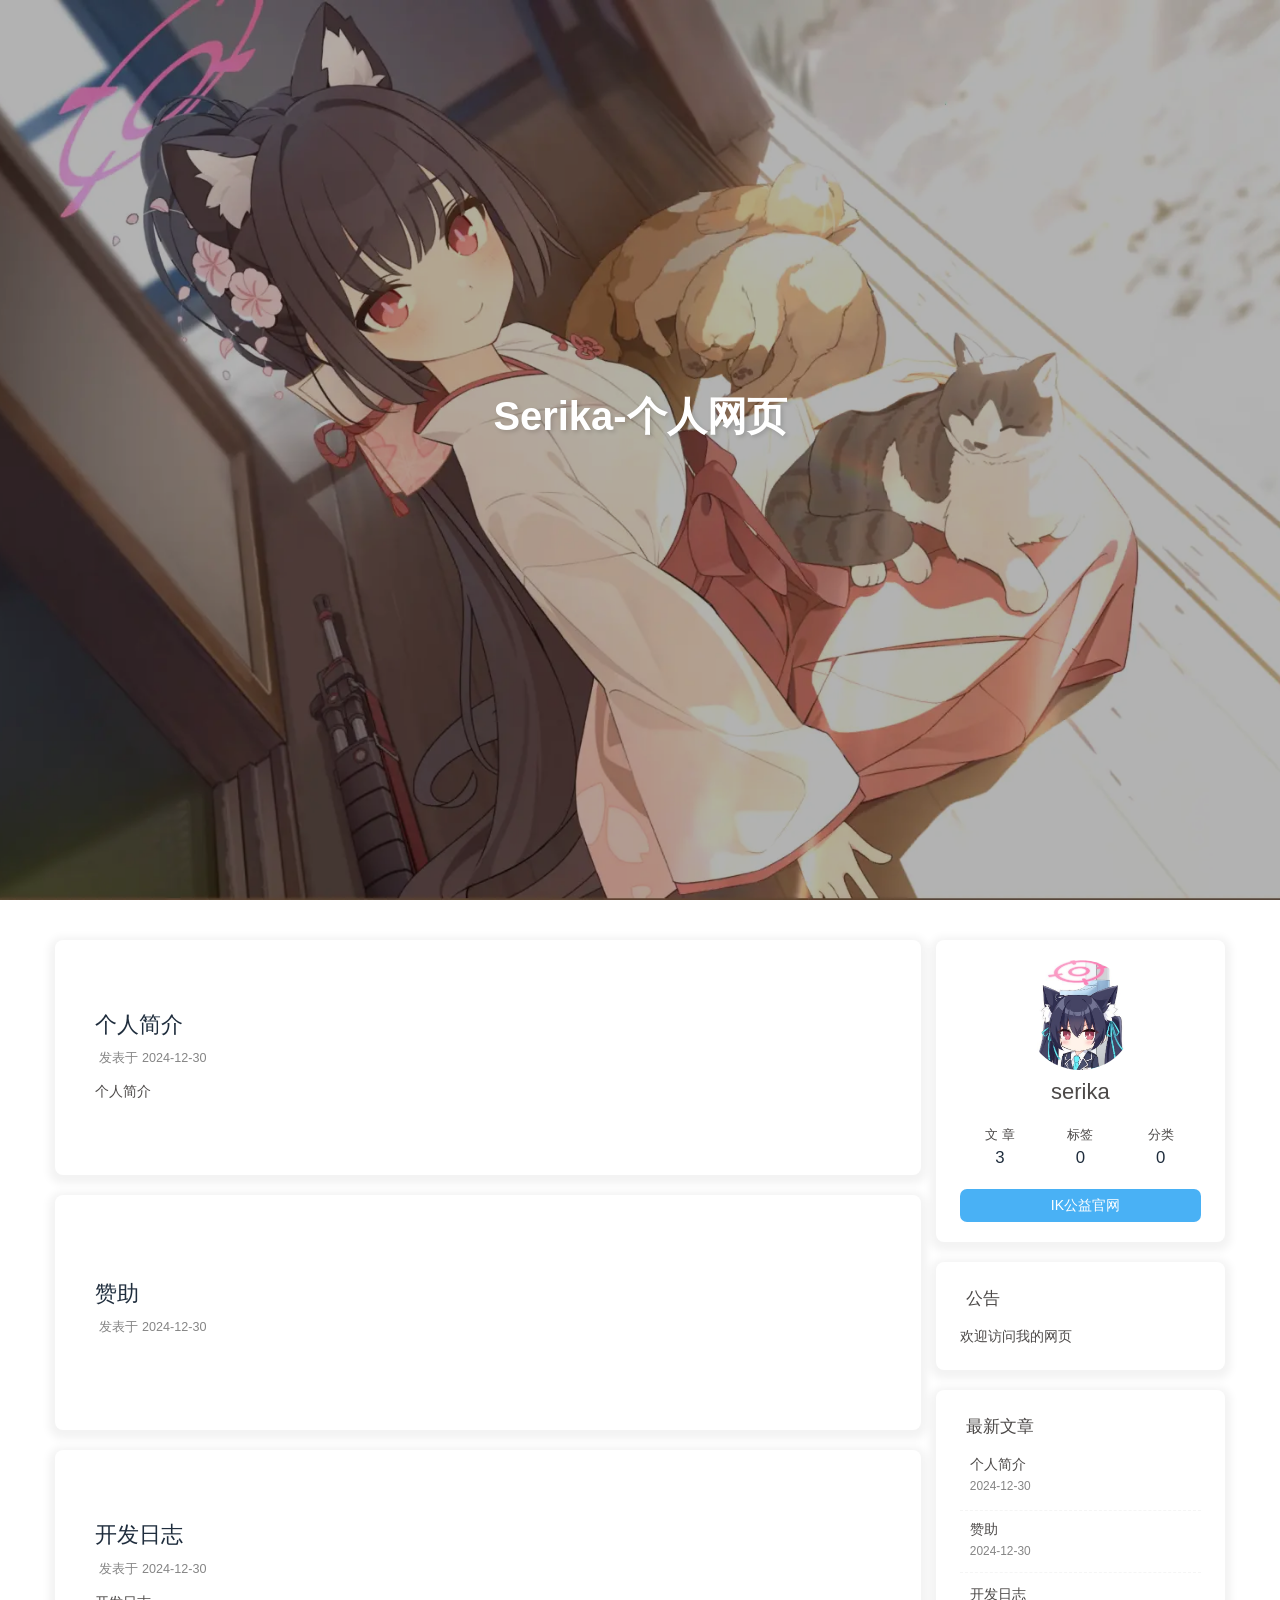
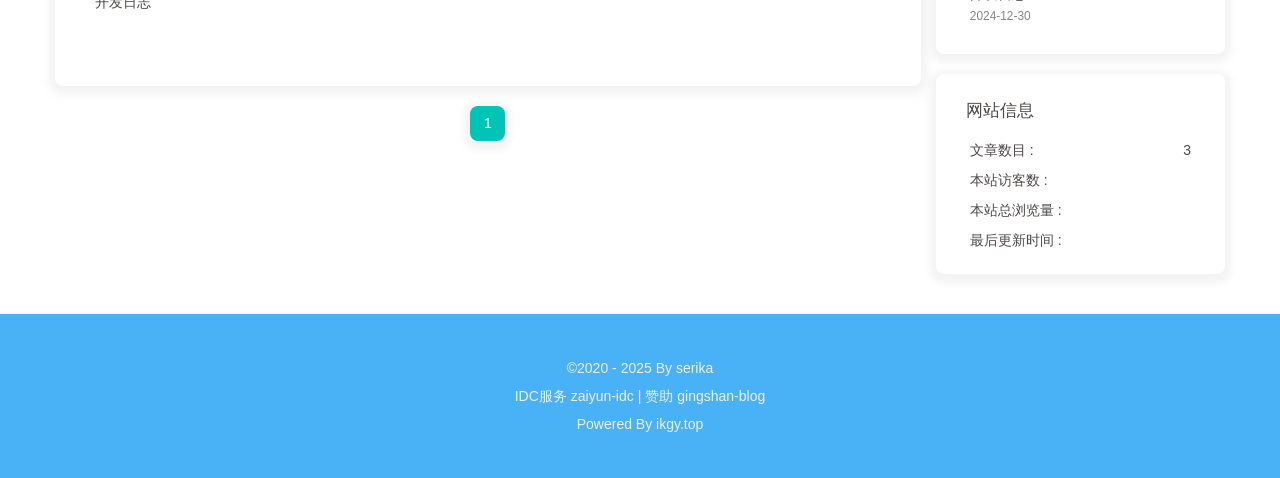
<file: index.html>
<!DOCTYPE html><html lang="zh-CN" data-theme="light"><head><meta charset="UTF-8"><meta http-equiv="X-UA-Compatible" content="IE=edge"><meta name="viewport" content="width=device-width, initial-scale=1.0,viewport-fit=cover"><title>Serika-个人网页 - 站长博客</title><meta name="author" content="serika"><meta name="copyright" content="serika"><meta name="format-detection" content="telephone=no"><meta name="theme-color" content="#ffffff"><meta property="og:type" content="website">
<meta property="og:title" content="Serika-个人网页">
<meta property="og:url" content="https://blog.ikgy.top/index.html">
<meta property="og:site_name" content="Serika-个人网页">
<meta property="og:locale" content="zh_CN">
<meta property="og:image" content="https://blog.ikgy.top/img/b_7.jpg">
<meta property="article:author" content="serika">
<meta name="twitter:card" content="summary">
<meta name="twitter:image" content="https://blog.ikgy.top/img/b_7.jpg"><link rel="shortcut icon" href="/img/favicon.jpg"><link rel="canonical" href="https://blog.ikgy.top/index.html"><link rel="preconnect"/><link rel="preconnect" href="//busuanzi.ibruce.info"/><link rel="stylesheet" href="/css/index.css"><link rel="stylesheet" href="/"><script>
    (() => {

    const saveToLocal = {
      set: (key, value, ttl) => {
        if (!ttl) return
        const expiry = Date.now() + ttl * 86400000
        localStorage.setItem(key, JSON.stringify({ value, expiry }))
      },
      get: key => {
        const itemStr = localStorage.getItem(key)
        if (!itemStr) return undefined
        const { value, expiry } = JSON.parse(itemStr)
        if (Date.now() > expiry) {
          localStorage.removeItem(key)
          return undefined
        }
        return value
      }
    }

    window.btf = {
      saveToLocal,
      getScript: (url, attr = {}) => new Promise((resolve, reject) => {
        const script = document.createElement('script')
        script.src = url
        script.async = true
        Object.entries(attr).forEach(([key, val]) => script.setAttribute(key, val))
        script.onload = script.onreadystatechange = () => {
          if (!script.readyState || /loaded|complete/.test(script.readyState)) resolve()
        }
        script.onerror = reject
        document.head.appendChild(script)
      }),
      getCSS: (url, id) => new Promise((resolve, reject) => {
        const link = document.createElement('link')
        link.rel = 'stylesheet'
        link.href = url
        if (id) link.id = id
        link.onload = link.onreadystatechange = () => {
          if (!link.readyState || /loaded|complete/.test(link.readyState)) resolve()
        }
        link.onerror = reject
        document.head.appendChild(link)
      }),
      addGlobalFn: (key, fn, name = false, parent = window) => {
        if (!false && key.startsWith('pjax')) return
        const globalFn = parent.globalFn || {}
        globalFn[key] = globalFn[key] || {}
        globalFn[key][name || Object.keys(globalFn[key]).length] = fn
        parent.globalFn = globalFn
      }
    }


      const activateDarkMode = () => {
        document.documentElement.setAttribute('data-theme', 'dark')
        if (document.querySelector('meta[name="theme-color"]') !== null) {
          document.querySelector('meta[name="theme-color"]').setAttribute('content', '#0d0d0d')
        }
      }
      const activateLightMode = () => {
        document.documentElement.setAttribute('data-theme', 'light')
        if (document.querySelector('meta[name="theme-color"]') !== null) {
          document.querySelector('meta[name="theme-color"]').setAttribute('content', '#ffffff')
        }
      }

      btf.activateDarkMode = activateDarkMode
      btf.activateLightMode = activateLightMode

      const theme = saveToLocal.get('theme')

          theme === 'dark' ? activateDarkMode() : theme === 'light' ? activateLightMode() : null


      const asideStatus = saveToLocal.get('aside-status')
      if (asideStatus !== undefined) {
        document.documentElement.classList.toggle('hide-aside', asideStatus === 'hide')
      }


    const detectApple = () => {
      if (/iPad|iPhone|iPod|Macintosh/.test(navigator.userAgent)) {
        document.documentElement.classList.add('apple')
      }
    }
    detectApple()

    })()
  </script><script>const GLOBAL_CONFIG = {
  root: '/',
  algolia: undefined,
  localSearch: undefined,
  translate: undefined,
  highlight: {"plugin":"highlight.js","highlightCopy":true,"highlightLang":true,"highlightHeightLimit":false,"highlightFullpage":false,"highlightMacStyle":false},
  copy: {
    success: '复制成功',
    error: '复制失败',
    noSupport: '浏览器不支持'
  },
  relativeDate: {
    homepage: false,
    post: false
  },
  runtime: '',
  dateSuffix: {
    just: '刚刚',
    min: '分钟前',
    hour: '小时前',
    day: '天前',
    month: '个月前'
  },
  copyright: undefined,
  lightbox: 'null',
  Snackbar: undefined,
  infinitegrid: {
    js: '/',
    buttonText: '加载更多'
  },
  isPhotoFigcaption: false,
  islazyload: false,
  isAnchor: true,
  percent: {
    toc: true,
    rightside: false,
  },
  autoDarkmode: false
}</script><script id="config-diff">var GLOBAL_CONFIG_SITE = {

  isPost: false,
  isHome: true,
  isHighlightShrink: false,
  isToc: false,
  isShuoshuo: false
}</script><meta name="generator" content="Hexo 7.3.0"></head><body><div class="page" id="body-wrap"><header class="full_page fixed" id="page-header" style="background-image: url(/img/14.webp);"><nav id="nav"><span id="blog-info"><a class="nav-site-title" href="/"></a></span><div id="menus"></div></nav><div id="site-info"><h1 id="site-title">Serika-个人网页</h1></div><div id="scroll-down"><i class="fas fa-angle-down scroll-down-effects"></i></div></header><main class="layout" id="content-inner"><div class="recent-posts nc" id="recent-posts"><div class="recent-post-items"><div class="recent-post-item"><div class="recent-post-info no-cover"><a class="article-title" href="https://blog.ikgy.top/%e6%96%87%e6%a1%a3/%e4%b8%aa%e4%ba%ba%e7%ae%80%e4%bb%8b/" title="关于我">个人简介</a><div class="article-meta-wrap"><span class="post-meta-date"><i class="far fa-calendar-alt"></i><span class="article-meta-label">发表于</span><time datetime="2024-12-30T10:13:19.000Z" title="发表于 2024-12-30 18:13:19">2024-12-30</time></span></div><div class="content">个人简介</div></div></div><div class="recent-post-item"><div class="recent-post-info no-cover"><a class="article-title" href="https://blog.ikgy.top/%E6%96%87%E6%A1%A3/%E8%B5%9E%E5%8A%A9/" title="赞助">赞助</a><div class="article-meta-wrap"><span class="post-meta-date"><i class="far fa-calendar-alt"></i><span class="article-meta-label">发表于</span><time datetime="2024-12-30T10:13:19.000Z" title="发表于 2024-12-30 18:13:19">2024-12-30</time></span></div><div class="content">        </div></div></div><div class="recent-post-item"><div class="recent-post-info no-cover"><a class="article-title" href="https://blog.ikgy.top/%E6%96%87%E6%A1%A3/%E5%BC%80%E5%8F%91%E6%97%A5%E5%BF%97/" title="开发日志">开发日志</a><div class="article-meta-wrap"><span class="post-meta-date"><i class="far fa-calendar-alt"></i><span class="article-meta-label">发表于</span><time datetime="2024-12-30T10:11:47.000Z" title="发表于 2024-12-30 18:11:47">2024-12-30</time></span></div><div class="content">开发日志</div></div></div></div><nav id="pagination"><div class="pagination"><span class="page-number current">1</span></div></nav></div><div class="aside-content" id="aside-content"><div class="card-widget card-info text-center"><div class="avatar-img"><img src="/img/b_7.jpg" onerror="this.onerror=null;this.src='/img/friend_404.gif'" alt="avatar"/></div><div class="author-info-name">serika</div><div class="author-info-description"></div><div class="site-data"><a href="/archives/"><div class="headline">文 章</div><div class="length-num">3</div></a><a href="/tags/"><div class="headline">标签</div><div class="length-num">0</div></a><a href="/categories/"><div class="headline">分类</div><div class="length-num">0</div></a></div><a id="card-info-btn" target="_blank" rel="noopener" href="https://www.ikgy.top"><i></i><span>IK公益官网</span></a></div><div class="card-widget card-announcement"><div class="item-headline"><i class="fas fa-bullhorn fa-shake"></i><span>公告</span></div><div class="announcement_content">欢迎访问我的网页</div></div><div class="sticky_layout"><div class="card-widget card-recent-post"><div class="item-headline"><i class="fas fa-history"></i><span>最新文章</span></div><div class="aside-list"><div class="aside-list-item no-cover"><div class="content"><a class="title" href="https://blog.ikgy.top/%e6%96%87%e6%a1%a3/%e4%b8%aa%e4%ba%ba%e7%ae%80%e4%bb%8b/" title="个人简介">个人简介</a><time datetime="2024-12-30T10:13:19.000Z" title="发表于 2024-12-30 18:13:19">2024-12-30</time></div></div><div class="aside-list-item no-cover"><div class="content"><a class="title" href="https://blog.ikgy.top/%E6%96%87%E6%A1%A3/%E8%B5%9E%E5%8A%A9/" title="赞助">赞助</a><time datetime="2024-12-30T10:13:19.000Z" title="发表于 2024-12-30 18:13:19">2024-12-30</time></div></div><div class="aside-list-item no-cover"><div class="content"><a class="title" href="https://blog.ikgy.top/%E6%96%87%E6%A1%A3/%E5%BC%80%E5%8F%91%E6%97%A5%E5%BF%97/" title="开发日志">开发日志</a><time datetime="2024-12-30T10:11:47.000Z" title="发表于 2024-12-30 18:11:47">2024-12-30</time></div></div></div></div><div class="card-widget card-webinfo"><div class="item-headline"><i class="fas fa-chart-line"></i><span>网站信息</span></div><div class="webinfo"><div class="webinfo-item"><div class="item-name">文章数目 :</div><div class="item-count">3</div></div><div class="webinfo-item"><div class="item-name">本站访客数 :</div><div class="item-count" id="busuanzi_value_site_uv"><i class="fa-solid fa-spinner fa-spin"></i></div></div><div class="webinfo-item"><div class="item-name">本站总浏览量 :</div><div class="item-count" id="busuanzi_value_site_pv"><i class="fa-solid fa-spinner fa-spin"></i></div></div><div class="webinfo-item"><div class="item-name">最后更新时间 :</div><div class="item-count" id="last-push-date" data-lastPushDate="2025-02-23T13:30:15.413Z"><i class="fa-solid fa-spinner fa-spin"></i></div></div></div></div></div></div></main><footer id="footer"><div id="footer-wrap"><div class="copyright">&copy;2020 - 2025 By serika</div><div class="framework-info"><span>IDC服务 </span><a target="_blank" rel="noopener" href="https://cloud.zaiccc.com">zaiyun-idc</a><span class="footer-separator">|</span><span>赞助 </span><a target="_blank" rel="noopener" href="https://gingshan.eu.org">gingshan-blog</a></div><span>Powered By </span><a target="_blank" rel="noopener" href="https://www.ikgy.top">ikgy.top</a></div></footer></div><div id="rightside"><div id="rightside-config-hide"><button id="darkmode" type="button" title="日间和夜间模式切换"><i class="fas fa-adjust"></i></button><button id="hide-aside-btn" type="button" title="单栏和双栏切换"><i class="fas fa-arrows-alt-h"></i></button></div><div id="rightside-config-show"><button id="rightside-config" type="button" title="设置"><i class="fas fa-cog fa-spin"></i></button><button id="go-up" type="button" title="回到顶部"><span class="scroll-percent"></span><i class="fas fa-arrow-up"></i></button></div></div><div><script src="/"></script><script src="/"></script><div class="js-pjax"></div><script async data-pjax src="//busuanzi.ibruce.info/busuanzi/2.3/busuanzi.pure.mini.js"></script></div></body></html>
</file>
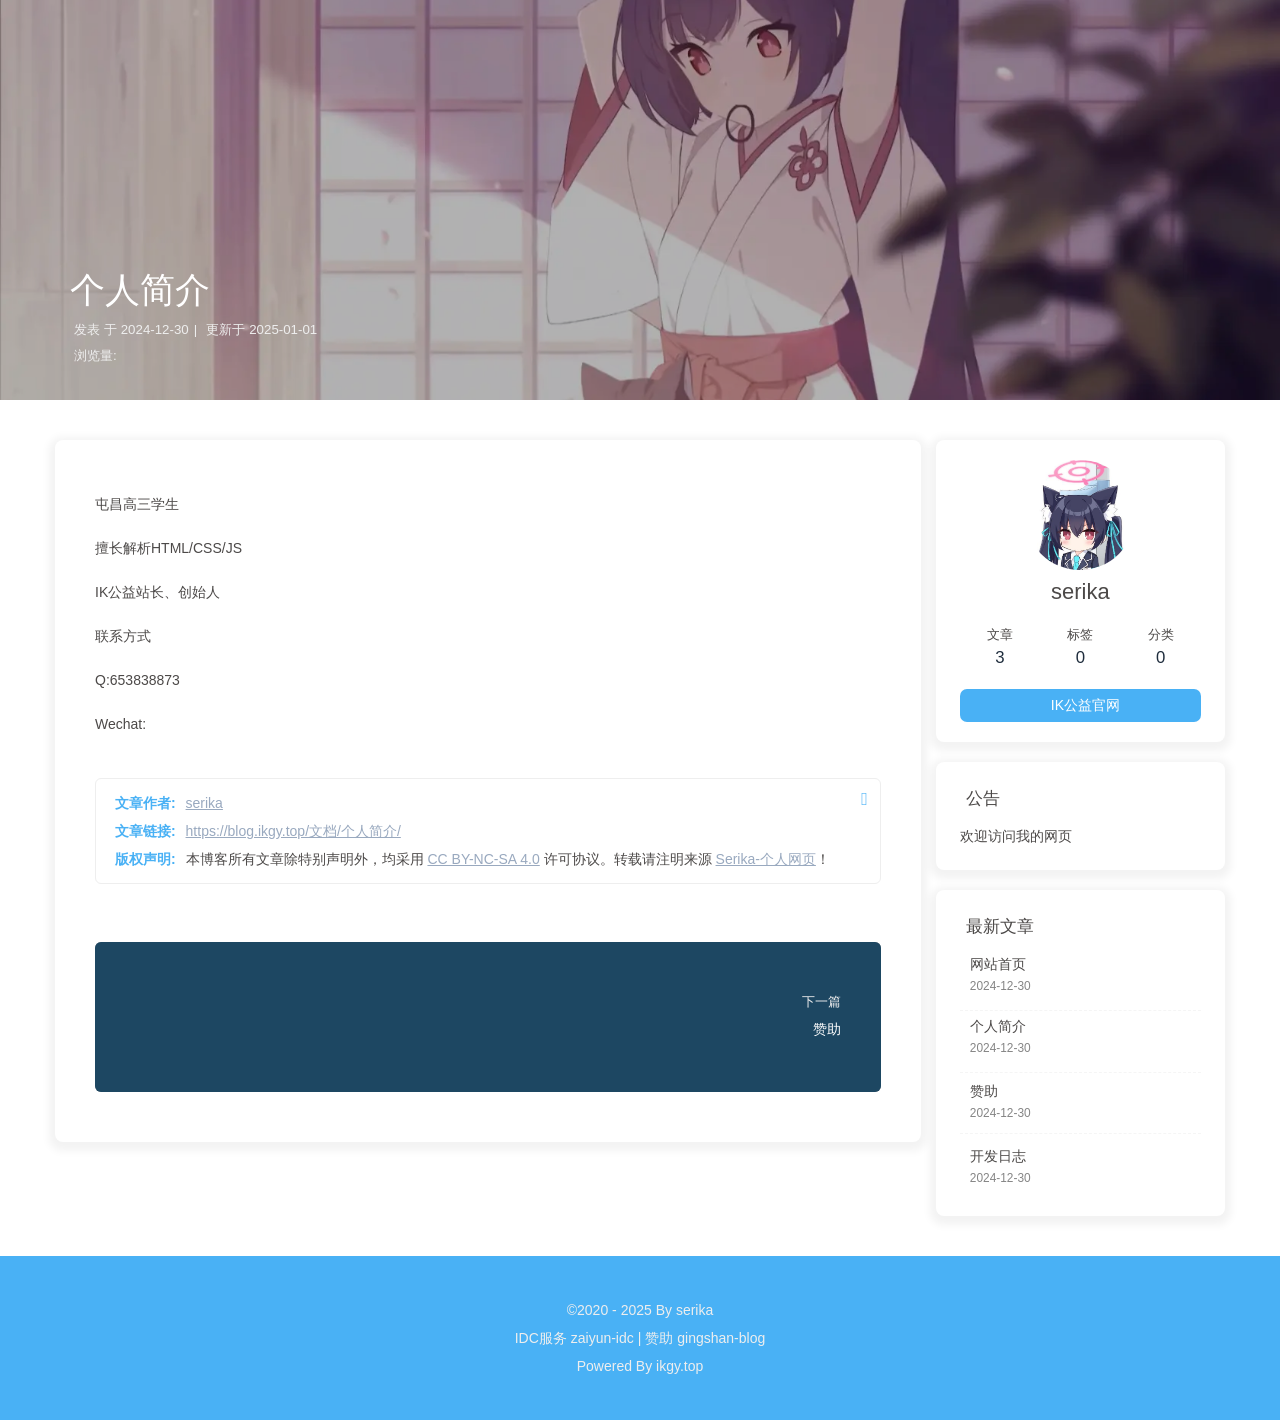
<file: 文档/个人简介/index.html>
<!DOCTYPE html><html lang="zh-CN" data-theme="light"><head><meta charset="UTF-8"><meta http-equiv="X-UA-Compatible" content="IE=edge"><meta name="viewport" content="width=device-width, initial-scale=1.0,viewport-fit=cover"><title>个人简介 | Serika-个人网页</title><meta name="author" content="serika"><meta name="copyright" content="serika"><meta name="format-detection" content="telephone=no"><meta name="theme-color" content="#ffffff"><meta name="description" content="屯昌高三学生 擅长解析HTML&#x2F;CSS&#x2F;JS IK公益站长、创始人 联 系方式 Q:653838873 Wechat:">
<meta property="og:type" content="article">
<meta property="og:title" content="个人简介">
<meta property="og:url" content="https://blog.ikgy.top/%e6%96%87%e6%a1%a3/%e4%b8%aa%e4%ba%ba%e7%ae%80%e4%bb%8b//index.html">
<meta property="og:site_name" content="Serika-个人网页">
<meta property="og:description" content="屯昌高三学生 擅长解析HTML&#x2F;CSS&#x2F;JS IK公益站长、创始人 联系方式 Q:653838873 Wechat:">
<meta property="og:locale" content="zh_CN">
<meta property="og:image" content="https://blog.ikgy.top/img/b_7.jpg">
<meta property="article:published_time" content="2024-12-30T10:13:19.000Z">
<meta property="article:modified_time" content="2025-01-01T10:17:07.021Z">
<meta property="article:author" content="serika">
<meta name="twitter:card" content="summary">
<meta name="twitter:image" content="https://blog.ikgy.top/img/b_7.jpg"><link rel="shortcut icon" href="/img/favicon.jpg"><link rel="canonical" href="https://blog.ikgy.top/%e6%96%87%e6%a1%a3/%e4%b8%aa%e4%ba%ba%e7%ae%80%e4%bb%8b/index.html"><link rel="preconnect"/><link rel="preconnect" href="//busuanzi.ibruce.info"/><link rel="stylesheet" href="/css/index.css"><link rel="stylesheet" href="/"><script>
    (() => {

    const saveToLocal = {
      set: (key, value, ttl) => {
        if (!ttl) return
        const expiry = Date.now() + ttl * 86400000
        localStorage.setItem(key, JSON.stringify({ value, expiry }))
      },
      get: key => {
        const itemStr = localStorage.getItem(key)
        if (!itemStr) return undefined
        const { value, expiry } = JSON.parse(itemStr)
        if (Date.now() > expiry) {
          localStorage.removeItem(key)
          return undefined
        }
        return value
      }
    }

    window.btf = {
      saveToLocal,
      getScript: (url, attr = {}) => new Promise((resolve, reject) => {
        const script = document.createElement('script')
        script.src = url
        script.async = true
        Object.entries(attr).forEach(([key, val]) => script.setAttribute(key, val))
        script.onload = script.onreadystatechange = () => {
          if (!script.readyState || /loaded|complete/.test(script.readyState)) resolve()
        }
        script.onerror = reject
        document.head.appendChild(script)
      }),
      getCSS: (url, id) => new Promise((resolve, reject) => {
        const link = document.createElement('link')
        link.rel = 'stylesheet'
        link.href = url
        if (id) link.id = id
        link.onload = link.onreadystatechange = () => {
          if (!link.readyState || /loaded|complete/.test(link.readyState)) resolve()
        }
        link.onerror = reject
        document.head.appendChild(link)
      }),
      addGlobalFn: (key, fn, name = false, parent = window) => {
        if (!false && key.startsWith('pjax')) return
        const globalFn = parent.globalFn || {}
        globalFn[key] = globalFn[key] || {}
        globalFn[key][name || Object.keys(globalFn[key]).length] = fn
        parent.globalFn = globalFn
      }
    }


      const activateDarkMode = () => {
        document.documentElement.setAttribute('data-theme', 'dark')
        if (document.querySelector('meta[name="theme-color"]') !== null) {
          document.querySelector('meta[name="theme-color"]').setAttribute('content', '#0d0d0d')
        }
      }
      const activateLightMode = () => {
        document.documentElement.setAttribute('data-theme', 'light')
        if (document.querySelector('meta[name="theme-color"]') !== null) {
          document.querySelector('meta[name="theme-color"]').setAttribute('content', '#ffffff')
        }
      }

      btf.activateDarkMode = activateDarkMode
      btf.activateLightMode = activateLightMode

      const theme = saveToLocal.get('theme')

          theme === 'dark' ? activateDarkMode() : theme === 'light' ? activateLightMode() : null


      const asideStatus = saveToLocal.get('aside-status')
      if (asideStatus !== undefined) {
        document.documentElement.classList.toggle('hide-aside', asideStatus === 'hide')
      }


    const detectApple = () => {
      if (/iPad|iPhone|iPod|Macintosh/.test(navigator.userAgent)) {
        document.documentElement.classList.add('apple')
      }
    }
    detectApple()

    })()
  </script><script>const GLOBAL_CONFIG = {
  root: '/',
  algolia: undefined,
  localSearch: undefined,
  translate: undefined,
  highlight: {"plugin":"highlight.js","highlightCopy":true,"highlightLang":true,"highlightHeightLimit":false,"highlightFullpage":false,"highlightMacStyle":false},
  copy: {
    success: '复制成功',
    error: '复制失败',
    noSupport: '浏览器不支持'
  },
  relativeDate: {
    homepage: false,
    post: false
  },
  runtime: '',
  dateSuffix: {
    just: '刚刚',
    min: '分钟前',
    hour: '小时前',
    day: '天前',
    month: '个月前'
  },
  copyright: undefined,
  lightbox: 'null',
  Snackbar: undefined,
  infinitegrid: {
    js: '/',
    buttonText: '加载更多'
  },
  isPhotoFigcaption: false,
  islazyload: false,
  isAnchor: true,
  percent: {
    toc: true,
    rightside: false,
  },
  autoDarkmode: false
}</script><script id="config-diff">var GLOBAL_CONFIG_SITE = {

  isPost: true,
  isHome: false,
  isHighlightShrink: false,
  isToc: false,
  isShuoshuo: false
}</script><meta name="generator" content="Hexo 7.3.0"></head><body><div class="post" id="body-wrap"><header class="post-bg fixed" id="page-header" style="background-image: url(/img/11.webp);"><nav id="nav"><span id="blog-info"><a class="nav-site-title" href="/"></a><a class="nav-page-title" href="/"><span class="site-name">个人简介</span></a></span><div id="menus"></div></nav><div id="post-info"><h1 class="post-title">个人简介</h1><div id="post-meta"><div class="meta-firstline"><span class="post-meta-date"><i class="far fa-calendar-alt fa-fw post-meta-icon"></i><span class="post-meta-label">发表 于</span><time class="post-meta-date-created" datetime="2024-12-30T10:13:19.000Z" title="发表于 2024-12-30 18:13:19">2024-12-30</time><span class="post-meta-separator">|</span><i class="fas fa-history fa-fw post-meta-icon"></i><span class="post-meta-label">更新于</span><time class="post-meta-date-updated" datetime="2025-01-01T10:17:07.021Z" title="更新于 2025-01-01 18:17:07">2025-01-01</time></span></div><div class="meta-secondline"><span class="post-meta-separator">|</span><span class="post-meta-pv-cv" id="" data-flag-title=""><i class="far fa-eye fa-fw post-meta-icon"></i><span class="post-meta-label">浏览量:</span><span id="busuanzi_value_page_pv"><i class="fa-solid fa-spinner fa-spin"></i></span></span></div></div></div></header><main class="layout" id="content-inner"><div id="post"><article class="container post-content" id="article-container"><div id="post-outdate-notice" data="{&quot;limitDay&quot;:365,&quot;messagePrev&quot;:&quot;It has been&quot;,&quot;messageNext&quot;:&quot;days since the last update, the content of the article may be outdated.&quot;,&quot;postUpdate&quot;:&quot;2025-01-01 18:17:07&quot;}" hidden></div><p>屯昌高三学生</p>
<p>擅长解析HTML&#x2F;CSS&#x2F;JS</p>
<p>IK公益站长、创始人</p>
<p>联系方式</p>
<p>Q:653838873</p>
<p>Wechat:</p>
</article><div class="post-copyright"><div class="post-copyright__author"><span class="post-copyright-meta"><i class="fas fa-circle-user fa-fw"></i>文章作者: </span><span class="post-copyright-info"><a href="https://blog.ikgy.top">serika</a></span></div><div class="post-copyright__type"><span class="post-copyright-meta"><i class="fas fa-square-arrow-up-right fa-fw"></i>文章链接: </span><span class="post-copyright-info"><a href="https://blog.ikgy.top/%e6%96%87%e6%a1%a3/%e4%b8%aa%e4%ba%ba%e7%ae%80%e4%bb%8b/">https://blog.ikgy.top/文档/个人简介/</a></span></div><div class="post-copyright__notice"><span class="post-copyright-meta"><i class="fas fa-circle-exclamation fa-fw"></i>版权声明: </span><span class="post-copyright-info">本博客所有文章除特别声明外，均采用 <a href="https://creativecommons.org/licenses/by-nc-sa/4.0/" target="_blank">CC BY-NC-SA 4.0</a> 许可协议。转载请注明来源 <a href="https://blog.ikgy.top" target="_blank">Serika-个人网页</a>！</span></div></div><div class="tag_share"><div class="post-share"><div class="social-share" data-image="/img/b_7.jpg" data-sites="facebook,twitter,wechat,weibo,qq"></div><link rel="stylesheet" href="/" media="print" onload="this.media='all'"><script src="/" defer></script></div></div><nav class="pagination-post" id="pagination"><a class="pagination-related full-width" href="https://blog.ikgy.top/%E6%96%87%E6%A1%A3/%E8%B5%9E%E5%8A%A9" title="赞 助"><div class="cover" style="background: var(--default-bg-color)"></div><div class="info text-right"><div class="info-1"><div class="info-item-1">下一篇</div><div class="info-item-2">赞助</div></div><div class="info-2"><div class="info-item-1">        </div></div></div></a></nav></div><div class="aside-content" id="aside-content"><div class="card-widget card-info text-center"><div class="avatar-img"><img src="/img/b_7.jpg" onerror="this.onerror=null;this.src='/img/friend_404.gif'" alt="avatar"/></div><div class="author-info-name">serika</div><div class="author-info-description"></div><div class="site-data"><a href="/archives/"><div class="headline">文章</div><div class="length-num">3</div></a><a href="/tags/"><div class="headline">标签</div><div class="length-num">0</div></a><a href="/categories/"><div class="headline">分类</div><div class="length-num">0</div></a></div><a id="card-info-btn" target="_blank" rel="noopener" href="https://www.ikgy.top"><i></i><span>IK公益官网</span></a></div><div class="card-widget card-announcement"><div class="item-headline"><i class="fas fa-bullhorn fa-shake"></i><span>公告</span></div><div class="announcement_content">欢迎访问我的网页</div></div><div class="sticky_layout"><div class="card-widget card-recent-post"><div class="item-headline"><i class="fas fa-history"></i><span>最新文章</span></div> <div class="aside-list"><div class="aside-list-item no-cover"><div class="content"><a class="title" href="https://blog.ikgy.top/" title="首页">网站首页</a><time datetime="2024-12-30T10:13:19.000Z" title="发表于 2024-12-30 18:13:19">2024-12-30</time></div></div> <div class="aside-list"><div class="aside-list-item no-cover"><div class="content"><a class="title" href="https://blog.ikgy.top/%e6%96%87%e6%a1%a3/%e4%b8%aa%e4%ba%ba%e7%ae%80%e4%bb%8b/" title=" 个人简介">个人简介</a><time datetime="2024-12-30T10:13:19.000Z" title="发表于 2024-12-30 18:13:19">2024-12-30</time></div></div><div class="aside-list-item no-cover"><div class="content"><a class="title" href="https://blog.ikgy.top/%E6%96%87%E6%A1%A3/%E8%B5%9E%E5%8A%A9/" title="赞助">赞助</a><time datetime="2024-12-30T10:13:19.000Z" title="发表于 2024-12-30 18:13:19">2024-12-30</time></div></div><div class="aside-list-item no-cover"><div class="content"><a class="title" href="https://blog.ikgy.top/%E6%96%87%E6%A1%A3/%E5%BC%80%E5%8F%91%E6%97%A5%E5%BF%97/" title="开发日志">开发日志</a><time datetime="2024-12-30T10:11:47.000Z" title="发表于 2024-12-30 18:11:47">2024-12-30</time></div></div></div></div></div></div></main><footer id="footer"><div id="footer-wrap"><div class="copyright">&copy;2020 - 2025 By serika</div><div class="framework-info"><span>IDC服务 </span><a target="_blank" rel="noopener" href="https://cloud.zaiccc.com">zaiyun-idc</a><span class="footer-separator">|</span><span>赞助 </span><a target="_blank" rel="noopener" href="https://gingshan.eu.org">gingshan-blog</a></div><span>Powered By </span><a target="_blank" rel="noopener" href="https://www.ikgy.top">ikgy.top</a></div></footer></div><div id="rightside"><div id="rightside-config-hide"><button id="readmode" type="button" title="阅读模式"><i class="fas fa-book-open"></i></button><button id="darkmode" type="button" title="日间和夜间模式切换"><i class="fas fa-adjust"></i></button><button id="hide-aside-btn" type="button" title="单栏和双栏切换"><i class="fas fa-arrows-alt-h"></i></button></div><div id="rightside-config-show"><button id="rightside-config" type="button" title="设置"><i class="fas fa-cog fa-spin"></i></button><button id="go-up" type="button" title="回到顶部"><span class="scroll-percent"></span><i class="fas fa-arrow-up"></i></button></div></div><div><script src="/"></script><script src="/"></script><div class="js-pjax"></div><script async data-pjax src="//busuanzi.ibruce.info/busuanzi/2.3/busuanzi.pure.mini.js"></script></div></body></html>
</file>
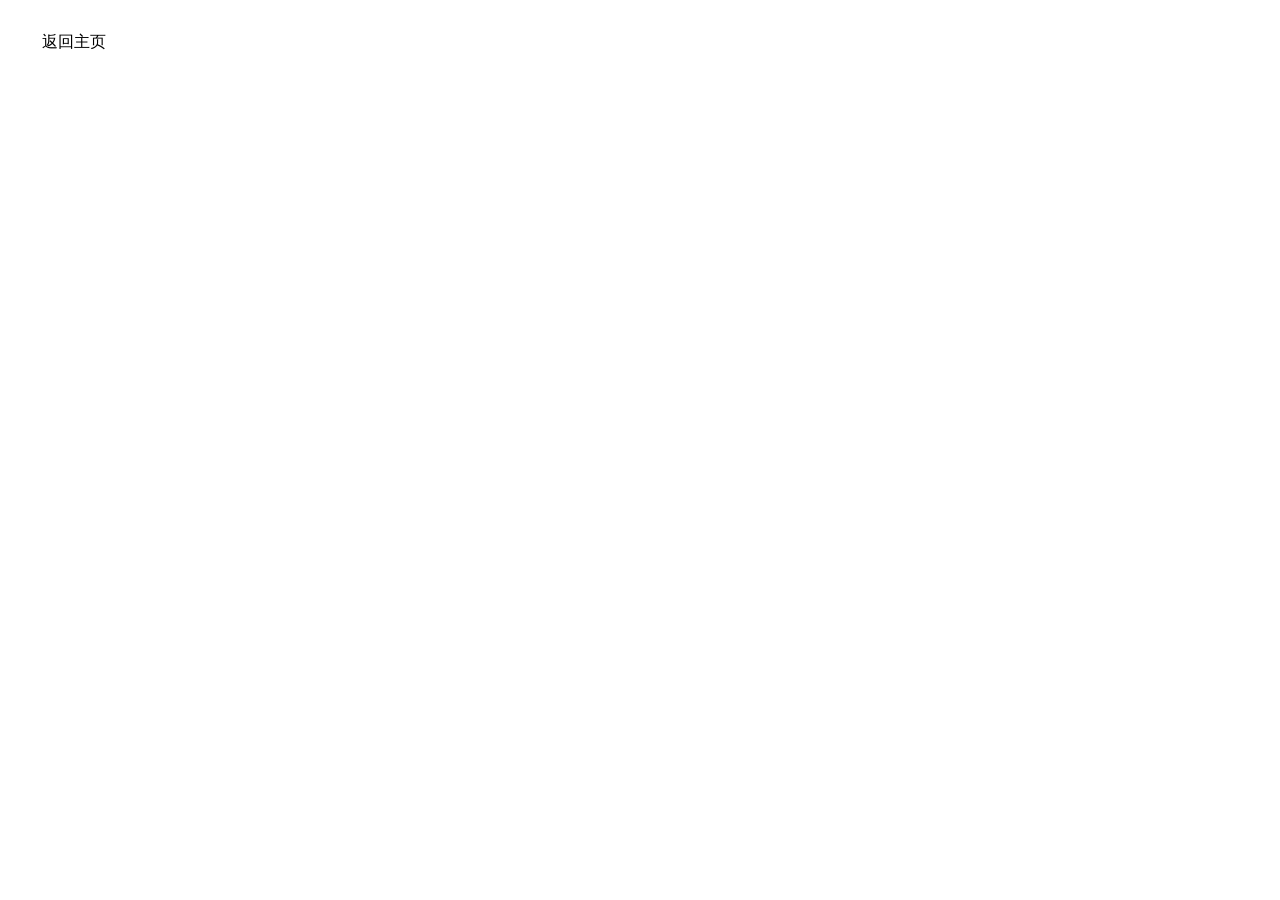
<file: 文档/友链/index.html>
<!DOCTYPE html>
<html lang="zh">
<head>
    <meta charset="UTF-8">
    <meta name="viewport" content="width=device-width, initial-scale=1.0">
    <link rel="icon" href="https://blog.ikgy.top/img/b_7.jpg" type="image/jpeg">
    <title>友链</title>
    <style>
        body {
            margin: 0; /* 去掉默认边距 */
            display: flex;
            flex-wrap: wrap; /* 允许换行 */
            justify-content: center; /* 水平居中 */
            align-items: center; /* 垂直居中 */
            height: 100vh; /* 使内容垂直居中 */
            background-image: url('https://s21.ax1x.com/2025/03/07/pEtQah8.webp'); /* 设置网页背景 */
            background-size: cover; /* 背景图像覆盖整个页面 */
            background-position: center; /* 背景图像居中 */
            background-attachment: fixed; /* 背景固定 */
        }

        h1 {
            width: 100%; /* 使标题占据整行 */
            text-align: center; /* 标题居中 */
            margin-bottom: 10px; /* 标题与盒子之间的间距 */
            color: white; /* 将标题颜色改为白色 */
        }

        .box {
            width: 25%; /* 电脑版每个盒子占据25%宽度 */
            margin: 10px 1%; /* 上下间距设置为10px，左右间距为1% */
            height: 100px; /* 盒子的高度 */
            background-size: cover; /* 自动裁剪图片以覆盖整个盒子 */
            background-position: center; /* 背景图片居中 */
            border-radius: 15px; /* 圆角半径 */
            display: flex;
            align-items: center;
            justify-content: center;
            color: white; /* 文字颜色 */
            cursor: pointer; /* 鼠标悬停时显示手形光标 */
            transition: opacity 0.3s; /* 透明度过渡效果 */
        }

        .box:hover {
            opacity: 0.8; /* 悬停时的透明度变化 */
        }

        /* 新增按钮样式 */
        .transparent-button {
            position: absolute; /* 绝对定位 */
            top: 20px; /* 距离顶部20px */
            left: 20px; /* 距离左侧20px */
            background-color: rgba(0, 0, 0, 0); /* 半透明白色背景 */
            color: black; /* 按钮文字颜色 */
            border: 2px solid white; /* 白色边框 */
            border-radius: 10px; /* 圆角半径 */
            padding: 10px 20px; /* 内边距 */
            cursor: pointer; /* 鼠标悬停时显示手形光标 */
            font-size: 16px; /* 字体大小 */
            transition: background-color 0.3s; /* 背景颜色过渡效果 */
        }

        .transparent-button:hover {
            background-color: rgba(0, 0, 0, 0); /* 悬停时的背景颜色 */
        }

        /* 媒体查询：手机版样式 */
        @media (max-width: 768px) {
            body {
                background-image: url('https://s21.ax1x.com/2025/03/07/pEtQw9S.jpg'); /* 设置手机版背景 */
            }
            .box {
                width: 90%; /* 手机版每个盒子占据90%宽度 */
                margin: 5% auto; /* 上下间距，左右居中 */
            }
            .transparent-button {
                width: 25%; /* 手机版按钮宽度减小为50% */
                padding: 10px 0; /* 内边距调整 */
                left: 5%; /* 水平居中 */
            }
        }

        footer {
            width: 100%; /* 页脚占据整行 */
            text-align: center; /* 页脚文本居中 */
            margin-top: 1px; /* 页脚与内容之间的间距 */
            color: white; /* 将页脚颜色改为白色 */
        }

        p {
            width: 100%; /* 段落占据整行 */
            text-align: center; /* 段落文本居中 */
            color: white; /* 将段落颜色改为白色 */
            margin-top: 1px; /* 段落与盒子之间的间距 */
        }
    </style>
        <script>
        function copyToClipboard() {
            const email = "653838873@qq.com";
            navigator.clipboard.writeText(email).then(() => {
                alert("复制完成");
            }).catch(err => {
                console.error("复制失败 ", err);
            });
        }
    </script>
</head>
<body>

<h1>友链</h1> <!-- 将标题放在盒子上方 -->

<!-- 新增的透明按钮 -->
<button class="transparent-button" onclick="window.location.href='https://blog.ikgy.top';">返回主页</button>

<div class="box" style="background-image: url('https://s21.ax1x.com/2025/03/07/pEtQUtf.webp');" onclick="window.location.href='https://sst.ikgy.top';">
    西南伺服官网</div>
<div class="box" style="background-image: url('https://s21.ax1x.com/2025/03/07/pEtQUtf.webp');" onclick="window.location.href='https://www.example2.com';">
    xxx
</div>
<div class="box" style="background-image: url('https://s21.ax1x.com/2025/03/07/pEtQUtf.webp');" onclick="window.location.href='https://www.example3.com';">
    xxx
</div>

<p onclick="copyToClipboard()" style="cursor: pointer;">若想加入展示，请点击本行复制邮箱号</br>提交内容包括: 网站url、div背景和标题、简介</p>

<footer>
    本页面为beta版，展示页面并不一定是正式效果</br>&copy; power by serika <!-- 添加的页脚 -->
</footer>

</body>
</html>
</file>
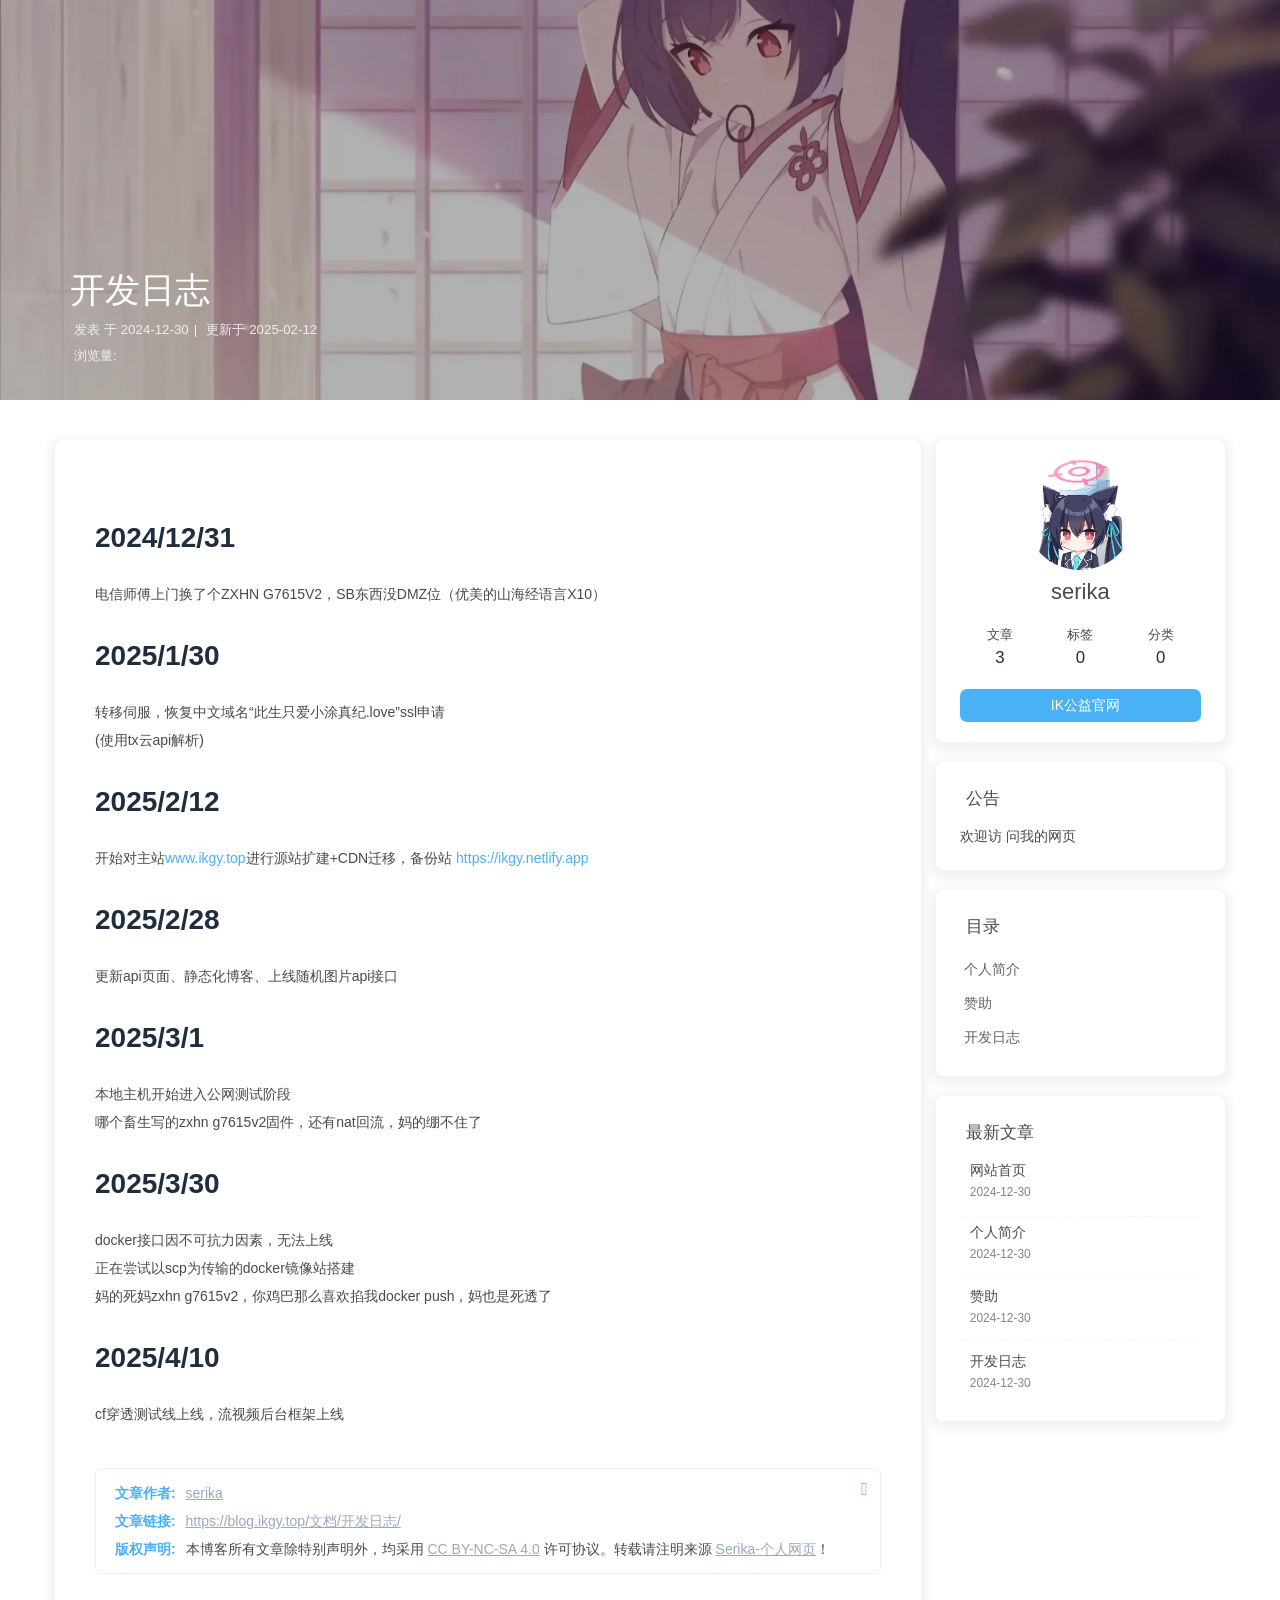
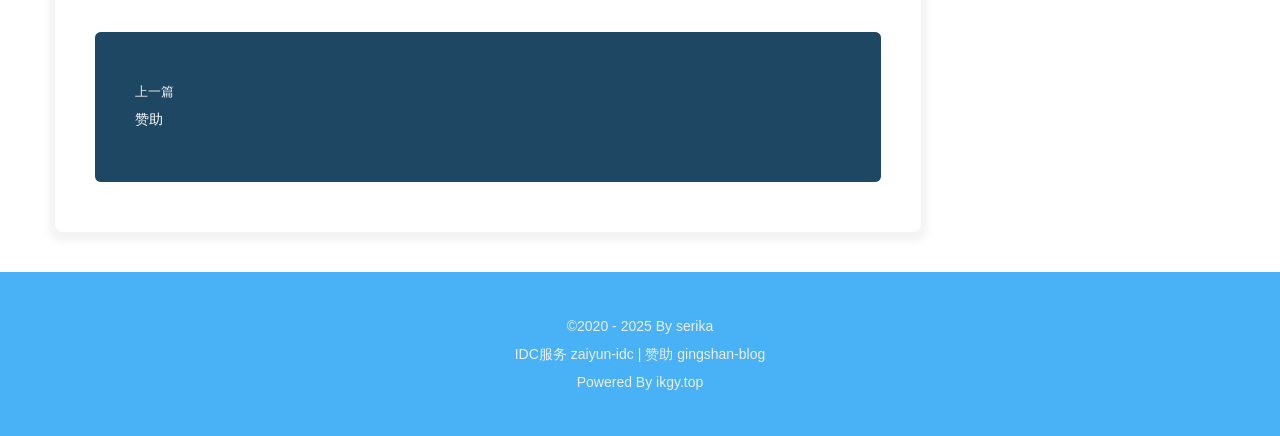
<file: 文档/开发日志/index.html>
<!DOCTYPE html><html lang="zh-CN" data-theme="light"><head><meta charset="UTF-8"><meta http-equiv="X-UA-Compatible" content="IE=edge"><meta name="viewport" content="width=device-width, initial-scale=1.0,viewport-fit=cover"><title>开发日志 | Serika-个人网页</title><meta name="author" content="serika"><meta name="copyright" content="serika"><meta name="format-detection" content="telephone=no"><meta name="theme-color" content="#ffffff"><meta name="description" content="2024&#x2F;12&#x2F;31抽象的开发日志">
<meta property="og:type" content="article">
<meta property="og:title" content="开发日志">
<meta property="og:url" content="https://blog.ikgy.top/%E6%96%87%E6%A1%A3/%E5%BC%80%E5%8F%91%E6%97%A5%E5%BF%97/">
<meta property="og:site_name" content="Serika-个人网页">
<meta property="og:description" content="2024&#x2F;12&#x2F;31电信师傅上门换了个ZXHN G7615V2，SB东西没DMZ位（优美的山海经语言X10） 2025&#x2F;1&#x2F;30转移伺服，恢复中文域名“此生只爱小涂真纪.love”ssl申请(使用tx云api解析) 2025&#x2F;2&#x2F;12开始对主站www.ikgy.top进行源站扩建+CDN迁移，备份站  https:&#x2F;&#x2F;ikgy.netli">
<meta property="og:locale" content="zh_CN">
<meta property="og:image" content="https://blog.ikgy.top/img/b_7.jpg">
<meta property="article:published_time" content="2024-12-30T10:11:47.000Z">
<meta property="article:modified_time" content="2025-02-12T01:12:25.574Z">
<meta property="article:author" content="serika">
<meta name="twitter:card" content="summary">
<meta name="twitter:image" content="https://blog.ikgy.top/img/b_7.jpg"><link rel="shortcut icon" href="/img/favicon.jpg"><link rel="canonical" href="https://blog.ikgy.top/%E6%96%87%E6%A1%A3/%E5%BC%80%E5%8F%91%E6%97%A5%E5%BF%97/l"><link rel="preconnect"/><link rel="preconnect" href="//busuanzi.ibruce.info"/><link rel="stylesheet" href="/css/index.css"><link rel="stylesheet" href="/"><script>
    (() => {

    const saveToLocal = {
      set: (key, value, ttl) => {
        if (!ttl) return
        const expiry = Date.now() + ttl * 86400000
        localStorage.setItem(key, JSON.stringify({ value, expiry }))
      },
      get: key => {
        const itemStr = localStorage.getItem(key)
        if (!itemStr) return undefined
        const { value, expiry } = JSON.parse(itemStr)
        if (Date.now() > expiry) {
          localStorage.removeItem(key)
          return undefined
        }
        return value
      }
    }

    window.btf = {
      saveToLocal,
      getScript: (url, attr = {}) => new Promise((resolve, reject) => {
        const script = document.createElement('script')
        script.src = url
        script.async = true
        Object.entries(attr).forEach(([key, val]) => script.setAttribute(key, val))
        script.onload = script.onreadystatechange = () => {
          if (!script.readyState || /loaded|complete/.test(script.readyState)) resolve()
        }
        script.onerror = reject
        document.head.appendChild(script)
      }),
      getCSS: (url, id) => new Promise((resolve, reject) => {
        const link = document.createElement('link')
        link.rel = 'stylesheet'
        link.href = url
        if (id) link.id = id
        link.onload = link.onreadystatechange = () => {
          if (!link.readyState || /loaded|complete/.test(link.readyState)) resolve()
        }
        link.onerror = reject
        document.head.appendChild(link)
      }),
      addGlobalFn: (key, fn, name = false, parent = window) => {
        if (!false && key.startsWith('pjax')) return
        const globalFn = parent.globalFn || {}
        globalFn[key] = globalFn[key] || {}
        globalFn[key][name || Object.keys(globalFn[key]).length] = fn
        parent.globalFn = globalFn
      }
    }


      const activateDarkMode = () => {
        document.documentElement.setAttribute('data-theme', 'dark')
        if (document.querySelector('meta[name="theme-color"]') !== null) {
          document.querySelector('meta[name="theme-color"]').setAttribute('content', '#0d0d0d')
        }
      }
      const activateLightMode = () => {
        document.documentElement.setAttribute('data-theme', 'light')
        if (document.querySelector('meta[name="theme-color"]') !== null) {
          document.querySelector('meta[name="theme-color"]').setAttribute('content', '#ffffff')
        }
      }

      btf.activateDarkMode = activateDarkMode
      btf.activateLightMode = activateLightMode

      const theme = saveToLocal.get('theme')

          theme === 'dark' ? activateDarkMode() : theme === 'light' ? activateLightMode() : null


      const asideStatus = saveToLocal.get('aside-status')
      if (asideStatus !== undefined) {
        document.documentElement.classList.toggle('hide-aside', asideStatus === 'hide')
      }


    const detectApple = () => {
      if (/iPad|iPhone|iPod|Macintosh/.test(navigator.userAgent)) {
        document.documentElement.classList.add('apple')
      }
    }
    detectApple()

    })()
  </script><script>const GLOBAL_CONFIG = {
  root: '/',
  algolia: undefined,
  localSearch: undefined,
  translate: undefined,
  highlight: {"plugin":"highlight.js","highlightCopy":true,"highlightLang":true,"highlightHeightLimit":false,"highlightFullpage":false,"highlightMacStyle":false},
  copy: {
    success: '复制成功',
    error: '复制失败',
    noSupport: '浏览器不支持'
  },
  relativeDate: {
    homepage: false,
    post: false
  },
  runtime: '',
  dateSuffix: {
    just: '刚刚',
    min: '分钟前',
    hour: '小时前',
    day: '天前',
    month: '个月前'
  },
  copyright: undefined,
  lightbox: 'null',
  Snackbar: undefined,
  infinitegrid: {
    js: '/',
    buttonText: '加载更多'
  },
  isPhotoFigcaption: false,
  islazyload: false,
  isAnchor: true,
  percent: {
    toc: true,
    rightside: false,
  },
  autoDarkmode: false
}</script><script id="config-diff">var GLOBAL_CONFIG_SITE = {

  isPost: true,
  isHome: false,
  isHighlightShrink: false,
  isToc: true,
  isShuoshuo: false
}</script><meta name="generator" content="Hexo 7.3.0"></head><body><div class="post" id="body-wrap"><header class="post-bg fixed" id="page-header" style="background-image: url(/img/11.webp);"><nav id="nav"><span id="blog-info"><a class="nav-site-title" href="/"></a><a class="nav-page-title" href="/"><span class="site-name">开发日志</span></a></span><div id="menus"></div></nav><div id="post-info"><h1 class="post-title">开发日志</h1><div id="post-meta"><div class="meta-firstline"><span class="post-meta-date"><i class="far fa-calendar-alt fa-fw post-meta-icon"></i><span class="post-meta-label">发表 于</span><time class="post-meta-date-created" datetime="2024-12-30T10:11:47.000Z" title="发表于 2024-12-30 18:11:47">2024-12-30</time><span class="post-meta-separator">|</span><i class="fas fa-history fa-fw post-meta-icon"></i><span class="post-meta-label">更新于</span><time class="post-meta-date-updated" datetime="2025-02-12T01:12:25.574Z" title="更新于 2025-02-12 09:12:25">2025-02-12</time></span></div><div class="meta-secondline"><span class="post-meta-separator">|</span><span class="post-meta-pv-cv" id="" data-flag-title=""><i class="far fa-eye fa-fw post-meta-icon"></i><span class="post-meta-label">浏览量:</span><span id="busuanzi_value_page_pv"><i class="fa-solid fa-spinner fa-spin"></i></span></span></div></div></div></header><main class="layout" id="content-inner"><div id="post"><article class="container post-content" id="article-container"><div id="post-outdate-notice" data="{&quot;limitDay&quot;:365,&quot;messagePrev&quot;:&quot;It has been&quot;,&quot;messageNext&quot;:&quot;days since the last update, the content of the article may be outdated.&quot;,&quot;postUpdate&quot;:&quot;2025-02-12 09:12:25&quot;}" hidden></div>
<h1 id="2024-12-31"><a href="#2024-12-31" class="headerlink" title="2024&#x2F;12&#x2F;31"></a>2024&#x2F;12&#x2F;31</h1><p>电信师傅上门换了个ZXHN G7615V2，SB东西没DMZ位（优美的山海经语言X10）</p>
<h1 id="2025-1-30"><a href="#2025-1-30" class="headerlink" title="2025&#x2F;1&#x2F;30"></a>2025&#x2F;1&#x2F;30</h1><p>转移伺服，恢复中文域名“此生只爱小涂真纪.love”ssl申请<br>(使用tx云api解析)</p>
<h1 id="2025-2-12"><a href="#2025-2-12" class="headerlink" title="2025&#x2F;2&#x2F;12"></a>2025&#x2F;2&#x2F;12</h1><p>开始对主站<a target="_blank" rel="noopener" href="http://www.ikgy.top进行源站扩建+cdn迁移,备份站/">www.ikgy.top</a>进行源站扩建+CDN迁移，备份站</a>  <a target="_blank" rel="noopener" href="https://ikgy.netlify.app/">https://ikgy.netlify.app</a></p>
<h1 id="2025-2-28"><a href="#2025-2-28" class="headerlink" title="2025&#x2F;2&#x2F;28"></a>2025&#x2F;2&#x2F;28</h1><p>更新api页面、静态化博客、上线随机图片api接口</p>
<h1 id="2025-3-1"><a href="#2025-3-1" class="headerlink" title="2025&#x2F;3&#x2F;1"></a>2025&#x2F;3&#x2F;1</h1><p>本地主机开始进入公网测试阶段</br>哪个畜生写的zxhn g7615v2固件，还有nat回流，妈的绷不住了</p>
<h1 id="2025-3-30"><a href="#2025-3-30" class="headerlink" title="2025&#x2F;3&#x2F;30"></a>2025&#x2F;3&#x2F;30</h1><p>docker接口因不可抗力因素，无法上线<br>正在尝试以scp为传输的docker镜像站搭建<br>妈的死妈zxhn g7615v2，你鸡巴那么喜欢掐我docker push，妈也是死透了</p></p>
<h1 id="2025-4-10"><a href="#2025-4-10" class="headerlink" title="2025&#x2F;4&#x2F;10"></a>2025&#x2F;4&#x2F;10</h1><p>cf穿透测试线上线，流视频后台框架上线</p>
</article><div class="post-copyright"><div class="post-copyright__author"><span class="post-copyright-meta"><i class="fas fa-circle-user fa-fw"></i>文章作者: </span><span class="post-copyright-info"><a href="https://blog.ikgy.top">serika</a></span></div><div class="post-copyright__type"><span class="post-copyright-meta"><i class="fas fa-square-arrow-up-right fa-fw"></i>文章链接: </span><span class="post-copyright-info"><a href="https://blog.ikgy.top/%E6%96%87%E6%A1%A3/%E5%BC%80%E5%8F%91%E6%97%A5%E5%BF%97/">https://blog.ikgy.top/文档/开发日志/</a></span></div><div class="post-copyright__notice"><span class="post-copyright-meta"><i class="fas fa-circle-exclamation fa-fw"></i>版权声明: </span><span class="post-copyright-info">本博客所有文章除特别声明外，均采用 <a href="https://creativecommons.org/licenses/by-nc-sa/4.0/" target="_blank">CC BY-NC-SA 4.0</a> 许可协议。转载请注明来源 <a href="https://blog.ikgy.top" target="_blank">Serika-个人网页</a>！</span></div></div><div class="tag_share"><div class="post-share"><div class="social-share" data-image="/img/b_7.jpg" data-sites="facebook,twitter,wechat,weibo,qq"></div><link rel="stylesheet" href="/" media="print" onload="this.media='all'"><script src="/" defer></script></div></div><nav class="pagination-post" id="pagination"><a class="pagination-related full-width" href="https://blog.ikgy.top/%E6%96%87%E6%A1%A3/%E8%B5%9E%E5%8A%A9/" title="赞助"><div class="cover" style="background: var(--default-bg-color)"></div><div class="info"><div class="info-1"><div class="info-item-1">上一篇</div><div class="info-item-2">赞助</div></div><div class="info-2"><div class="info-item-1">收款码</div></div><div class="info-2"><div class="info-item-1">        </div></div></div></a></nav></div><div class="aside-content" id="aside-content"><div class="card-widget card-info text-center"><div class="avatar-img"><img src="/img/b_7.jpg" onerror="this.onerror=null;this.src='/img/friend_404.gif'" alt="avatar"/></div><div class="author-info-name">serika</div><div class="author-info-description"></div><div class="site-data"><a href="/archives/"><div class="headline">文章</div><div class="length-num">3</div></a><a href="/tags/"><div class="headline">标签</div><div class="length-num">0</div></a><a href="/categories/"><div class="headline">分类</div><div class="length-num">0</div></a></div><a id="card-info-btn" target="_blank" rel="noopener" href="https://www.ikgy.top"><i></i><span>IK公益官网</span></a></div><div class="card-widget card-announcement"><div class="item-headline"><i class="fas fa-bullhorn fa-shake"></i><span>公告</span></div><div class="announcement_content">欢迎访 问我的网页</div></div><div class="sticky_layout"><div class="card-widget" id="card-toc"><div class="item-headline"><i class="fas fa-stream"></i><span>目录</span><span class="toc-percentage"></span></div><div class="toc-content"><ol class="toc"><li class="toc-item toc-level-1"><a class="toc-link" href="https://blog.ikgy.top/%e6%96%87%e6%a1%a3/%e4%b8%aa%e4%ba%ba%e7%ae%80%e4%bb%8b/"><span class="toc-number"></span> <span class="toc-text">个人简介</span></a></li><li class="toc-item toc-level-1"><a class="toc-link" href="https://blog.ikgy.top/%E6%96%87%E6%A1%A3/%E8%B5%9E%E5%8A%A9/"><span class="toc-number"></span> <span class="toc-text">赞助</span></a></li><li class="toc-item toc-level-1"><a class="toc-link" href="https://blog.ikgy.top/%E6%96%87%E6%A1%A3/%E5%BC%80%E5%8F%91%E6%97%A5%E5%BF%97/"><span class="toc-number"></span> <span class="toc-text">开发日志</span></a></li></ol></div></div><div class="card-widget card-recent-post"><div class="item-headline"><i class="fas fa-history"></i><span>最新文章</span></div> <div class="aside-list"><div class="aside-list-item no-cover"><div class="content"><a class="title" href="https://blog.ikgy.top/" title="网站首页">网站首页</a><time datetime="2024-12-30T10:13:19.000Z" title="发表于 2024-12-30 18:13:19">2024-12-30</time></div></div> <div class="aside-list"><div class="aside-list-item no-cover"><div class="content"><a class="title" href="https://blog.ikgy.top/%e6%96%87%e6%a1%a3/%e4%b8%aa%e4%ba%ba%e7%ae%80%e4%bb%8b/" title="个人简介">个人简介</a><time datetime="2024-12-30T10:13:19.000Z" title="发表于 2024-12-30 18:13:19">2024-12-30</time></div></div><div class="aside-list-item no-cover"><div class="content"><a class="title" href="https://blog.ikgy.top/%E6%96%87%E6%A1%A3/%E8%B5%9E%E5%8A%A9/" title="赞助">赞助</a><time datetime="2024-12-30T10:13:19.000Z" title="发表于 2024-12-30 18:13:19">2024-12-30</time></div></div><div class="aside-list-item no-cover"><div class="content"><a class="title" href="https://blog.ikgy.top/%E6%96%87%E6%A1%A3/%E5%BC%80%E5%8F%91%E6%97%A5%E5%BF%97/" title="开发日志">开发日志</a><time datetime="2024-12-30T10:11:47.000Z" title="发表于 2024-12-30 18:11:47">2024-12-30</time></div></div></div></div></div></div></main><footer id="footer"><div id="footer-wrap"><div class="copyright">&copy;2020 - 2025 By serika</div><div class="framework-info"><span>IDC服务 </span><a target="_blank" rel="noopener" href="https://cloud.zaiccc.com">zaiyun-idc</a><span class="footer-separator">|</span><span>赞助 </span><a target="_blank" rel="noopener" href="https://gingshan.eu.org">gingshan-blog</a></div><span>Powered By </span><a target="_blank" rel="noopener" href="https://www.ikgy.top">ikgy.top</a></div></footer></div><div id="rightside"><div id="rightside-config-hide"><button id="readmode" type="button" title="阅读模式"><i class="fas fa-book-open"></i></button><button id="darkmode" type="button" title="日间和夜间模式切换"><i class="fas fa-adjust"></i></button><button id="hide-aside-btn" type="button" title="单栏和双栏切换"><i class="fas fa-arrows-alt-h"></i></button></div><div id="rightside-config-show"><button id="rightside-config" type="button" title="设置"><i class="fas fa-cog fa-spin"></i></button><button class="close" id="mobile-toc-button" type="button" title="目录"><i class="fas fa-list-ul"></i></button><button id="go-up" type="button" title="回到顶部"><span class="scroll-percent"></span><i class="fas fa-arrow-up"></i></button></div></div><div><script src="/"></script><script src="/"></script><div class="js-pjax"></div><script async data-pjax src="//busuanzi.ibruce.info/busuanzi/2.3/busuanzi.pure.mini.js"></script></div></body></html>
</file>
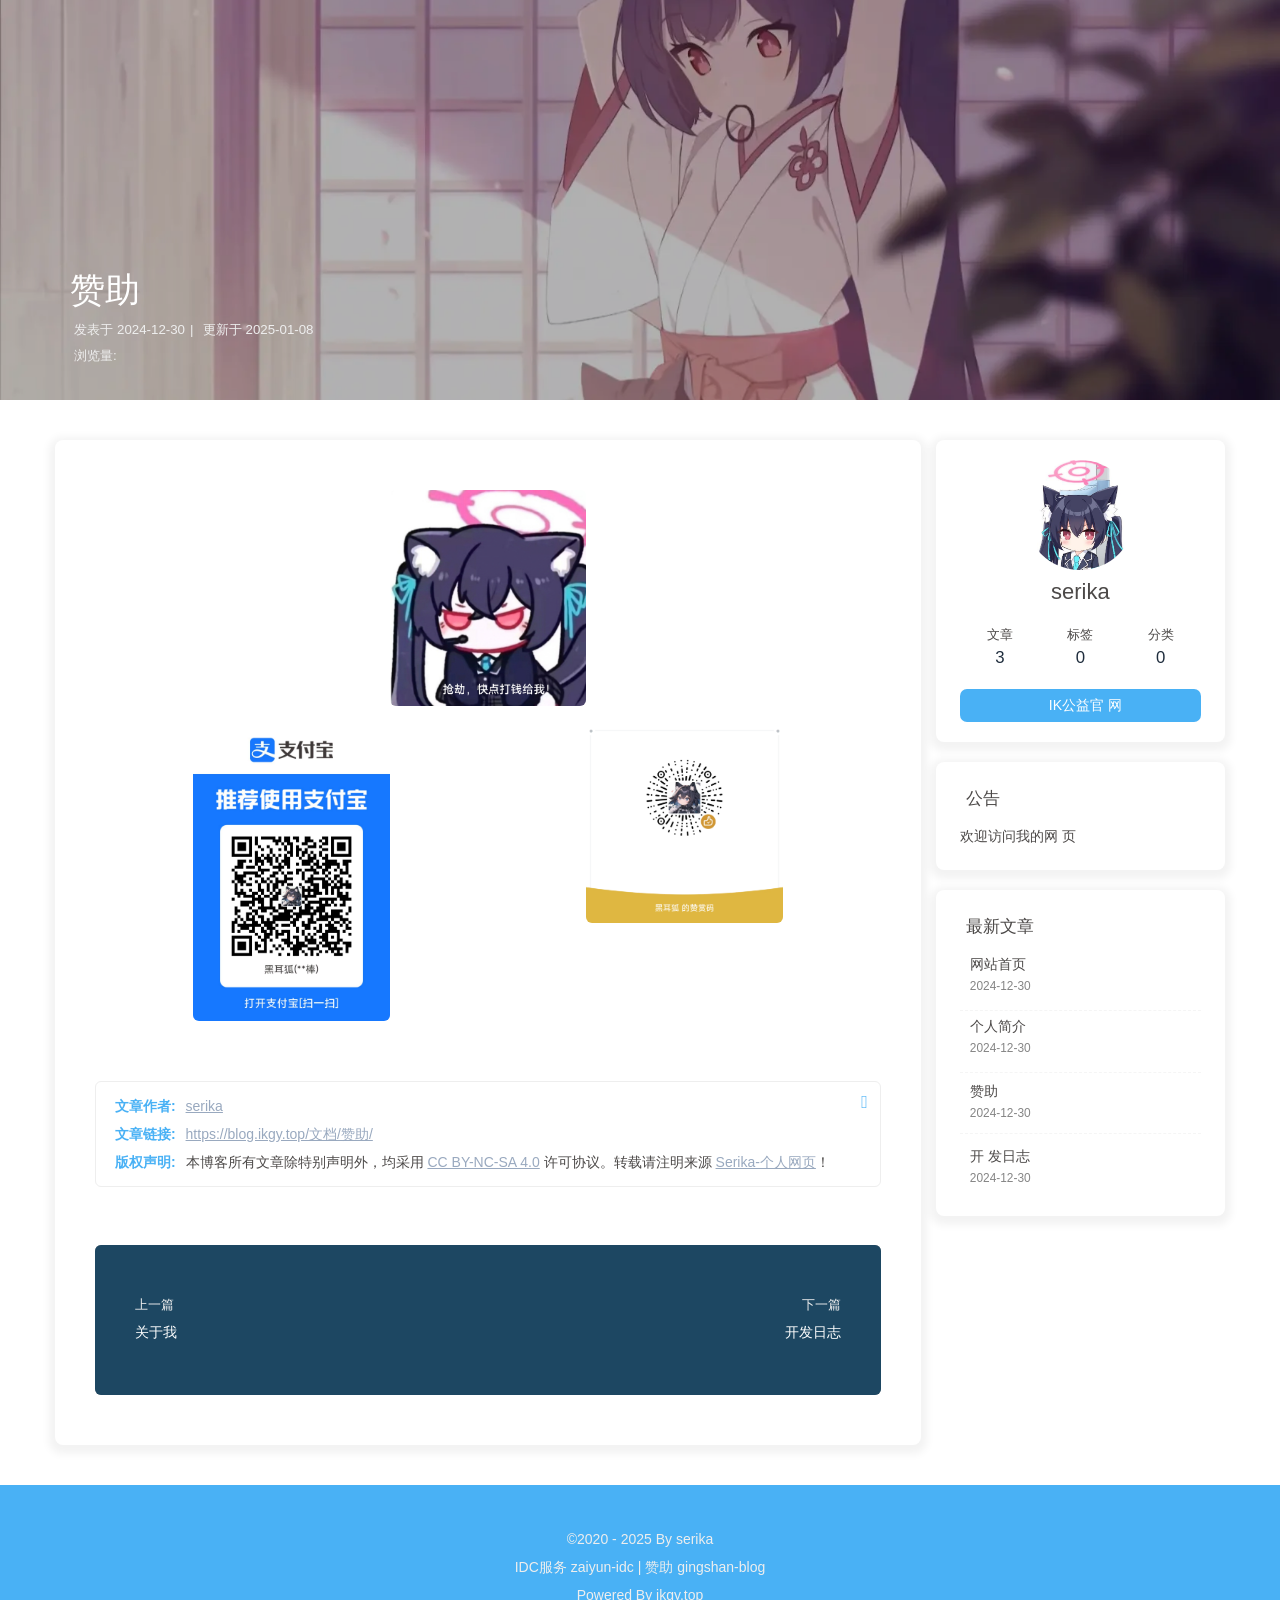
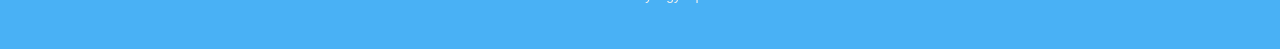
<file: 文档/赞助/index.html>
<!DOCTYPE html><html lang="zh-CN" data-theme="light"><head><meta charset="UTF-8"><meta http-equiv="X-UA-Compatible" content="IE=edge"><meta name="viewport" content="width=device-width, initial-scale=1.0,viewport-fit=cover"><title>赞助 | Serika-个人网页</title><meta name="author" content="serika"><meta name="copyright" content="serika"><meta name="format-detection" content="telephone=no"><meta name="theme-color" content="#ffffff"><meta property="og:type" content="article">
<meta property="og:title" content="赞助">
<meta property="og:url" content="https://blog.ikgy.top/%E6%96%87%E6%A1%A3/%E8%B5%9E%E5%8A%A9/">
<meta property="og:site_name" content="Serika-个人网页">
<meta property="og:locale" content="zh_CN">
<meta property="og:image" content="https://blog.ikgy.top/img/b_7.jpg">
<meta property="article:published_time" content="2024-12-30T10:13:19.000Z">
<meta property="article:modified_time" content="2025-01-08T08:56:03.179Z">
<meta property="article:author" content="serika">
<meta name="twitter:card" content="summary">
<meta name="twitter:image" content="https://blog.ikgy.top/img/b_7.jpg"><link rel="shortcut icon" href="/img/favicon.jpg"><link rel="canonical" href="https://blog.ikgy.top/%E6%96%87%E6%A1%A3/%E8%B5%9E%E5%8A%A9/"><link rel="preconnect"/><link rel="preconnect" href="//busuanzi.ibruce.info"/><link rel="stylesheet" href="/css/index.css"><link rel="stylesheet" href="/"><script>
    (() => {

    const saveToLocal = {
      set: (key, value, ttl) => {
        if (!ttl) return
        const expiry = Date.now() + ttl * 86400000
        localStorage.setItem(key, JSON.stringify({ value, expiry }))
      },
      get: key => {
        const itemStr = localStorage.getItem(key)
        if (!itemStr) return undefined
        const { value, expiry } = JSON.parse(itemStr)
        if (Date.now() > expiry) {
          localStorage.removeItem(key)
          return undefined
        }
        return value
      }
    }

    window.btf = {
      saveToLocal,
      getScript: (url, attr = {}) => new Promise((resolve, reject) => {
        const script = document.createElement('script')
        script.src = url
        script.async = true
        Object.entries(attr).forEach(([key, val]) => script.setAttribute(key, val))
        script.onload = script.onreadystatechange = () => {
          if (!script.readyState || /loaded|complete/.test(script.readyState)) resolve()
        }
        script.onerror = reject
        document.head.appendChild(script)
      }),
      getCSS: (url, id) => new Promise((resolve, reject) => {
        const link = document.createElement('link')
        link.rel = 'stylesheet'
        link.href = url
        if (id) link.id = id
        link.onload = link.onreadystatechange = () => {
          if (!link.readyState || /loaded|complete/.test(link.readyState)) resolve()
        }
        link.onerror = reject
        document.head.appendChild(link)
      }),
      addGlobalFn: (key, fn, name = false, parent = window) => {
        if (!false && key.startsWith('pjax')) return
        const globalFn = parent.globalFn || {}
        globalFn[key] = globalFn[key] || {}
        globalFn[key][name || Object.keys(globalFn[key]).length] = fn
        parent.globalFn = globalFn
      }
    }


      const activateDarkMode = () => {
        document.documentElement.setAttribute('data-theme', 'dark')
        if (document.querySelector('meta[name="theme-color"]') !== null) {
          document.querySelector('meta[name="theme-color"]').setAttribute('content', '#0d0d0d')
        }
      }
      const activateLightMode = () => {
        document.documentElement.setAttribute('data-theme', 'light')
        if (document.querySelector('meta[name="theme-color"]') !== null) {
          document.querySelector('meta[name="theme-color"]').setAttribute('content', '#ffffff')
        }
      }

      btf.activateDarkMode = activateDarkMode
      btf.activateLightMode = activateLightMode

      const theme = saveToLocal.get('theme')

          theme === 'dark' ? activateDarkMode() : theme === 'light' ? activateLightMode() : null


      const asideStatus = saveToLocal.get('aside-status')
      if (asideStatus !== undefined) {
        document.documentElement.classList.toggle('hide-aside', asideStatus === 'hide')
      }


    const detectApple = () => {
      if (/iPad|iPhone|iPod|Macintosh/.test(navigator.userAgent)) {
        document.documentElement.classList.add('apple')
      }
    }
    detectApple()

    })()
  </script><script>const GLOBAL_CONFIG = {
  root: '/',
  algolia: undefined,
  localSearch: undefined,
  translate: undefined,
  highlight: {"plugin":"highlight.js","highlightCopy":true,"highlightLang":true,"highlightHeightLimit":false,"highlightFullpage":false,"highlightMacStyle":false},
  copy: {
    success: '复制成功',
    error: '复制失败',
    noSupport: '浏览器不支持'
  },
  relativeDate: {
    homepage: false,
    post: false
  },
  runtime: '',
  dateSuffix: {
    just: '刚刚',
    min: '分钟前',
    hour: '小时前',
    day: '天前',
    month: '个月前'
  },
  copyright: undefined,
  lightbox: 'null',
  Snackbar: undefined,
  infinitegrid: {
    js: '/',
    buttonText: '加载更多'
  },
  isPhotoFigcaption: false,
  islazyload: false,
  isAnchor: true,
  percent: {
    toc: true,
    rightside: false,
  },
  autoDarkmode: false
}</script><script id="config-diff">var GLOBAL_CONFIG_SITE = {

  isPost: true,
  isHome: false,
  isHighlightShrink: false,
  isToc: false,
  isShuoshuo: false
}</script><meta name="generator" content="Hexo 7.3.0"></head><body><div class="post" id="body-wrap"><header class="post-bg fixed" id="page-header" style="background-image: url(/img/11.webp);"><nav id="nav"><span id="blog-info"><a class="nav-site-title" href="/"></a><a class="nav-page-title" href="/"><span class="site-name">赞助</span></a></span><div id="menus"></div></nav><div id="post-info"><h1 class="post-title">赞助</h1><div id="post-meta"><div class="meta-firstline"><span class="post-meta-date"><i class="far fa-calendar-alt fa-fw post-meta-icon"></i><span class="post-meta-label">发表于</span><time class="post-meta-date-created" datetime="2024-12-30T10:13:19.000Z" title="发表于 2024-12-30 18:13:19">2024-12-30</time><span class="post-meta-separator">|</span><i class="fas fa-history fa-fw post-meta-icon"></i><span class="post-meta-label">更新于</span><time class="post-meta-date-updated" datetime="2025-01-08T08:56:03.179Z" title="更新于 2025-01-08 16:56:03">2025-01-08</time></span></div><div class="meta-secondline"><span class="post-meta-separator">|</span><span class="post-meta-pv-cv" id="" data-flag-title=""><i class="far fa-eye fa-fw post-meta-icon"></i><span class="post-meta-label"> 浏览量:</span><span id="busuanzi_value_page_pv"><i class="fa-solid fa-spinner fa-spin"></i></span></span></div></div></div></header><main class="layout" id="content-inner"><div id="post"><article class="container post-content" id="article-container"><div id="post-outdate-notice" data="{&quot;limitDay&quot;:365,&quot;messagePrev&quot;:&quot;It has been&quot;,&quot;messageNext&quot;:&quot;days since the last update, the content of the article may be outdated.&quot;,&quot;postUpdate&quot;:&quot;2025-01-08 16:56:03&quot;}" hidden></div><img src=/img/Serika.jpg width="25%" height="25%">

<div style="display: flex; justify-content: space-around;">

<img src=/img/Zfb.jpg width="25%" height="25%">

<img src=/img/WX.png width="25%" height="25%">
</div>
</article><div class="post-copyright"><div class="post-copyright__author"><span class="post-copyright-meta"><i class="fas fa-circle-user fa-fw"></i>文章作者: </span><span class="post-copyright-info"><a href="https://blog.ikgy.top">serika</a></span></div><div class="post-copyright__type"><span class="post-copyright-meta"><i class="fas fa-square-arrow-up-right fa-fw"></i>文章链接: </span><span class="post-copyright-info"><a href="https://blog.ikgy.top/%E6%96%87%E6%A1%A3/%E8%B5%9E%E5%8A%A9/">https://blog.ikgy.top/文档/赞助/</a></span></div><div class="post-copyright__notice"><span class="post-copyright-meta"><i class="fas fa-circle-exclamation fa-fw"></i>版权声明: </span><span class="post-copyright-info">本博客所有文章除特别声明外，均采用 <a href="https://creativecommons.org/licenses/by-nc-sa/4.0/" target="_blank">CC BY-NC-SA 4.0</a> 许可协议。转载请注明来源 <a href="https://blog.ikgy.top" target="_blank">Serika-个人网页</a>！</span></div></div><div class="tag_share"><div class="post-share"><div class="social-share" data-image="/img/b_7.jpg" data-sites="facebook,twitter,wechat,weibo,qq"></div><link rel="stylesheet" href="/" media="print" onload="this.media='all'"><script src="/" defer></script></div></div><nav class="pagination-post" id="pagination"><a class="pagination-related" href="https://blog.ikgy.top/%e6%96%87%e6%a1%a3/%e4%b8%aa%e4%ba%ba%e7%ae%80%e4%bb%8b/" title="个人简介"><div class="cover" style="background: var(--default-bg-color)"></div><div class="info"><div class="info-1"><div class="info-item-1">上一篇</div><div class="info-item-2">关于我</div></div><div class="info-2"><div class="info-item-1">个人简介-serika的个人简介</div></div></div></a><a class="pagination-related" href="https://blog.ikgy.top/%E6%96%87%E6%A1%A3/%E5%BC%80%E5%8F%91%E6%97%A5%E5%BF%97/" title="开发日志"><div class="cover" style="background: var(--default-bg-color)"></div><div class="info text-right"><div class="info-1"><div class="info-item-1">下一篇</div><div class="info-item-2">开发日志</div></div><div class="info-2"><div class="info-item-1">抽象的开发 日志</div></div></div></a></nav></div><div class="aside-content" id="aside-content"><div class="card-widget card-info text-center"><div class="avatar-img"><img src="/img/b_7.jpg" onerror="this.onerror=null;this.src='/img/friend_404.gif'" alt="avatar"/></div><div class="author-info-name">serika</div><div class="author-info-description"></div><div class="site-data"><a href="/archives/"><div class="headline">文章</div><div class="length-num">3</div></a><a href="/tags/"><div class="headline">标签</div><div class="length-num">0</div></a><a href="/categories/"><div class="headline">分类</div><div class="length-num">0</div></a></div><a id="card-info-btn" target="_blank" rel="noopener" href="https://www.ikgy.top"><i></i><span>IK公益官 网</span></a></div><div class="card-widget card-announcement"><div class="item-headline"><i class="fas fa-bullhorn fa-shake"></i><span>公告</span></div><div class="announcement_content">欢迎访问我的网 页</div></div><div class="sticky_layout"><div class="card-widget card-recent-post"><div class="item-headline"><i class="fas fa-history"></i><span>最新文章</span></div> <div class="aside-list"><div class="aside-list-item no-cover"><div class="content"><a class="title" href="https://blog.ikgy.top/" title="网站首页">网站首页</a><time datetime="2024-12-30T10:13:19.000Z" title="发表于 2024-12-30 18:13:19">2024-12-30</time></div></div> <div class="aside-list"><div class="aside-list-item no-cover"><div class="content"><a class="title" href="https://blog.ikgy.top/%e6%96%87%e6%a1%a3/%e4%b8%aa%e4%ba%ba%e7%ae%80%e4%bb%8b/" title="关于我">个人简介</a><time datetime="2024-12-30T10:13:19.000Z" title="发表于 2024-12-30 18:13:19">2024-12-30</time></div></div><div class="aside-list-item no-cover"><div class="content"><a class="title" href="https://blog.ikgy.top/%E6%96%87%E6%A1%A3/%E8%B5%9E%E5%8A%A9/" title="赞助">赞助</a><time datetime="2024-12-30T10:13:19.000Z" title="发表于 2024-12-30 18:13:19">2024-12-30</time></div></div><div class="aside-list-item no-cover"><div class="content"><a class="title" href="https://blog.ikgy.top/%E6%96%87%E6%A1%A3/%E5%BC%80%E5%8F%91%E6%97%A5%E5%BF%97/" title="开发日志">开 发日志</a><time datetime="2024-12-30T10:11:47.000Z" title="发表于 2024-12-30 18:11:47">2024-12-30</time></div></div></div></div></div></div></main><footer id="footer"><div id="footer-wrap"><div class="copyright">&copy;2020 - 2025 By serika</div><div class="framework-info"><span>IDC服务 </span><a target="_blank" rel="noopener" href="https://cloud.zaiccc.com">zaiyun-idc</a><span class="footer-separator">|</span><span>赞助 </span><a target="_blank" rel="noopener" href="https://gingshan.eu.org">gingshan-blog</a></div><span>Powered By </span><a target="_blank" rel="noopener" href="https://www.ikgy.top">ikgy.top</a></div></footer></div><div id="rightside"><div id="rightside-config-hide"><button id="readmode" type="button" title="阅读模式"><i class="fas fa-book-open"></i></button><button id="darkmode" type="button" title="日间和夜间模式切换"><i class="fas fa-adjust"></i></button><button id="hide-aside-btn" type="button" title="单栏和双栏切换"><i class="fas fa-arrows-alt-h"></i></button></div><div id="rightside-config-show"><button id="rightside-config" type="button" title="设置"><i class="fas fa-cog fa-spin"></i></button><button id="go-up" type="button" title="回到顶部"><span class="scroll-percent"></span><i class="fas fa-arrow-up"></i></button></div></div><div><script src="/"></script><script src="/"></script><div class="js-pjax"></div><script async data-pjax src="//busuanzi.ibruce.info/busuanzi/2.3/busuanzi.pure.mini.js"></script></div></body></html>
</file>
